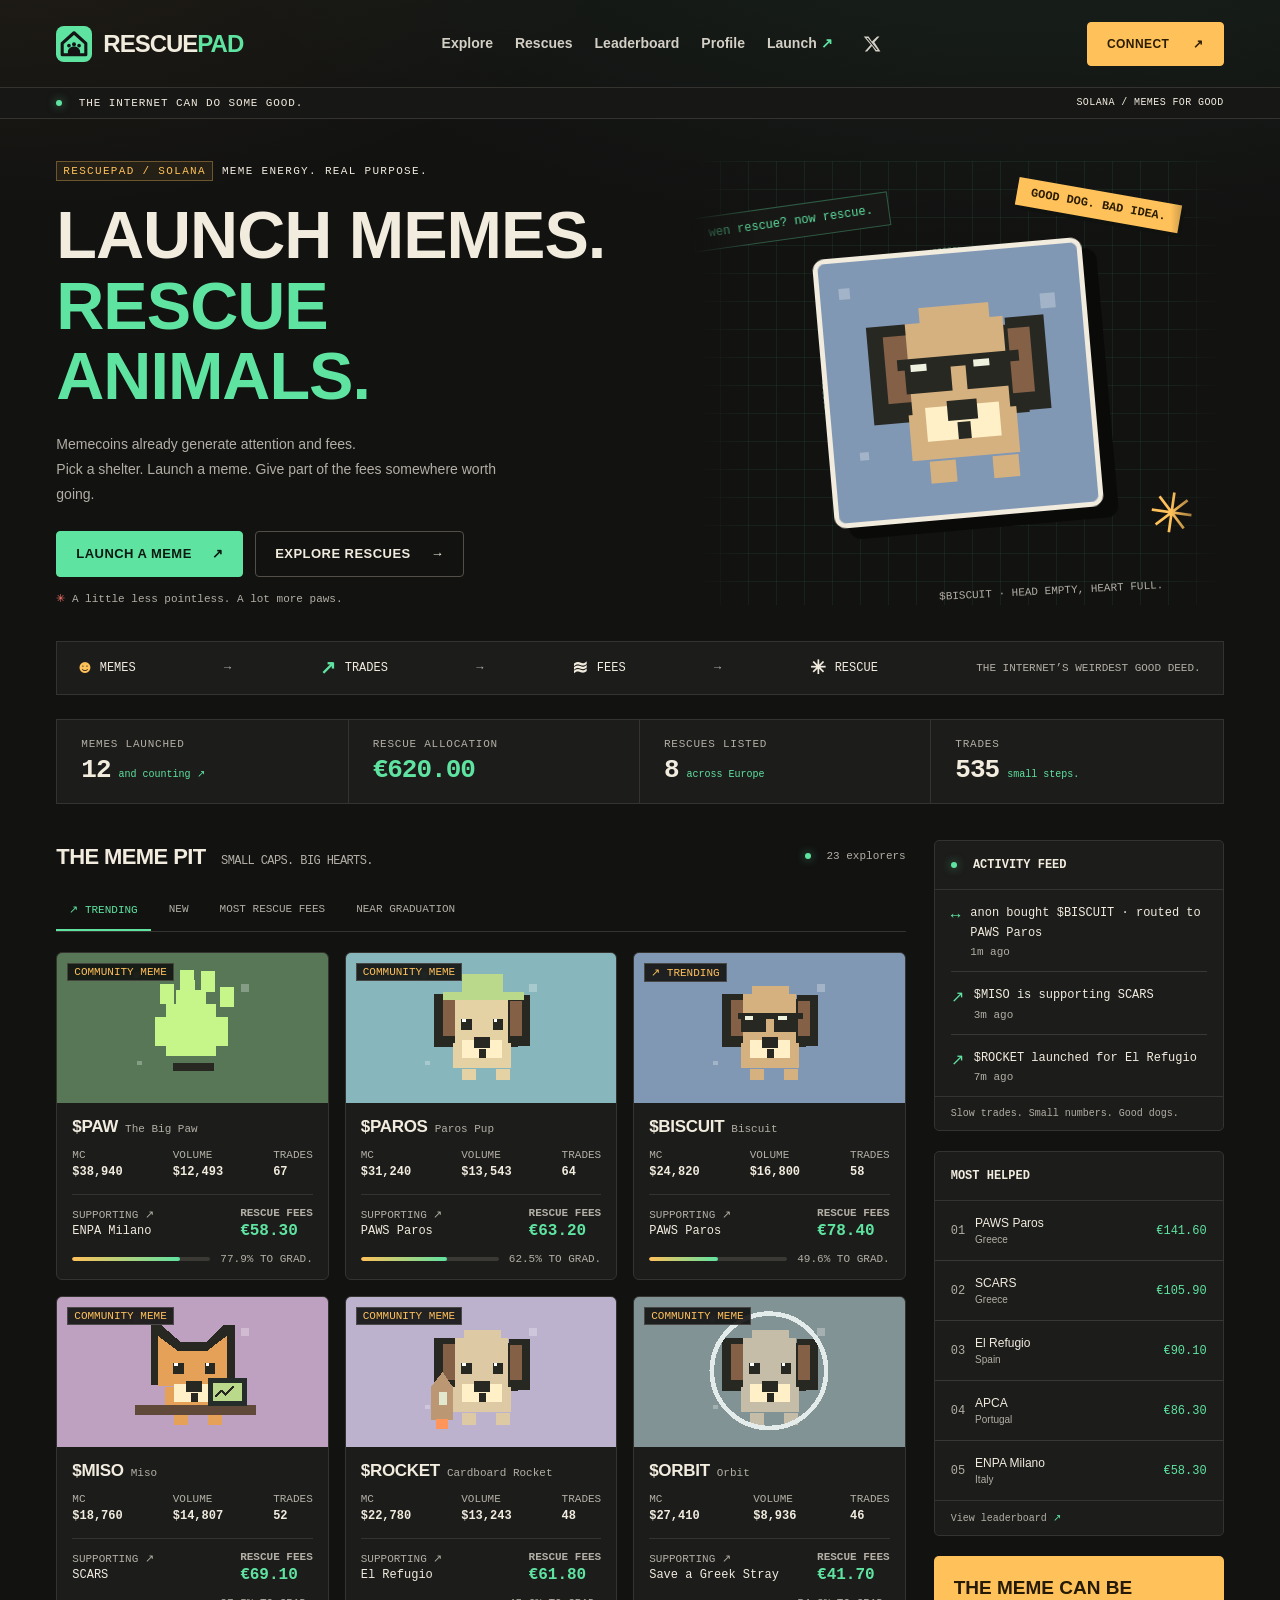
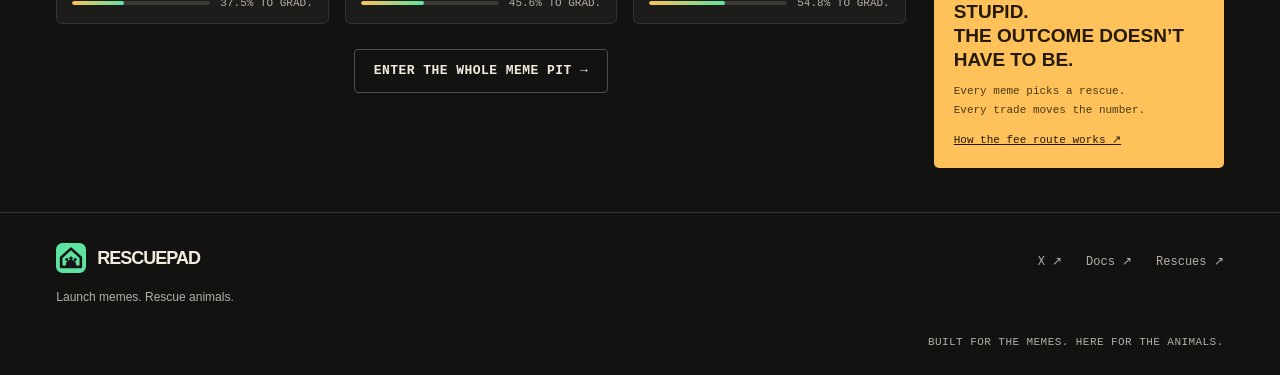
<file: index.html>
<!doctype html>
<html lang="en">
<head>
  <meta charset="utf-8"><meta name="viewport" content="width=device-width, initial-scale=1">
  <meta name="theme-color" content="#121211">
  <meta name="description" content="Launch memes. Rescue animals. A memecoin launchpad with European rescue listings.">
  <title>RescuePad — Launch memes. Rescue animals.</title>
  <link rel="icon" type="image/svg+xml" href="assets/icon.svg">
  <link rel="stylesheet" href="css/style.css">
  <script defer src="js/rescues.js"></script><script defer src="js/art.js"></script><script defer src="js/data.js"></script><script defer src="js/wallet.js"></script><script defer src="js/launch.js"></script><script defer src="js/app.js"></script>
</head>
<body>
  <a class="skip-link" href="#main">Skip to content</a>
  <header class="navbar"><a class="brand" href="#home" aria-label="RescuePad home"><img src="assets/icon.svg" alt="" width="36" height="36"><span>RESCUE<span class="accent">PAD</span></span></a><nav aria-label="Main navigation"><a href="#explore">Explore</a><a href="#rescues">Rescues</a><a href="#leaderboard">Leaderboard</a><a href="#profile">Profile</a><a href="#launch">Launch <span class="accent">↗</span></a><a class="nav-social" data-social href="https://x.com/rescuepad_" target="_blank" rel="noopener noreferrer" aria-label="RescuePad on X" title="RescuePad on X"><svg viewBox="0 0 24 24" width="18" height="18" aria-hidden="true"><path fill="currentColor" d="M18.9 2H22l-6.8 7.8L23.2 22h-6.3L12 14.6 5.5 22H2.4l7.9-9L1 2h6.5l4.4 6.7L18.9 2Zm-1.1 18h1.7L6.5 3.9H4.7L17.8 20Z"/></svg></a></nav><button class="button wallet-button" id="wallet-button">Connect <span>↗</span></button></header>
  <div class="status-bar"><span><i class="status-dot"></i> THE INTERNET CAN DO SOME GOOD.</span><span class="mono">SOLANA / MEMES FOR GOOD</span></div>
  <main id="main" tabindex="-1"></main>
  <footer><div><a class="brand" href="#home"><img src="assets/icon.svg" alt="" width="30" height="30">RESCUEPAD</a><p>Launch memes. Rescue animals.</p></div><div class="footer-links"><a data-social href="https://x.com/rescuepad_" target="_blank" rel="noopener noreferrer">X ↗</a><a href="#docs">Docs ↗</a><a href="#rescues">Rescues ↗</a></div><span class="mono footer-note">BUILT FOR THE MEMES. HERE FOR THE ANIMALS.</span></footer>
  <dialog id="modal"><div id="modal-content"></div></dialog>
  <div id="toast" class="toast" role="status" aria-live="polite"></div>
</body></html>
</file>
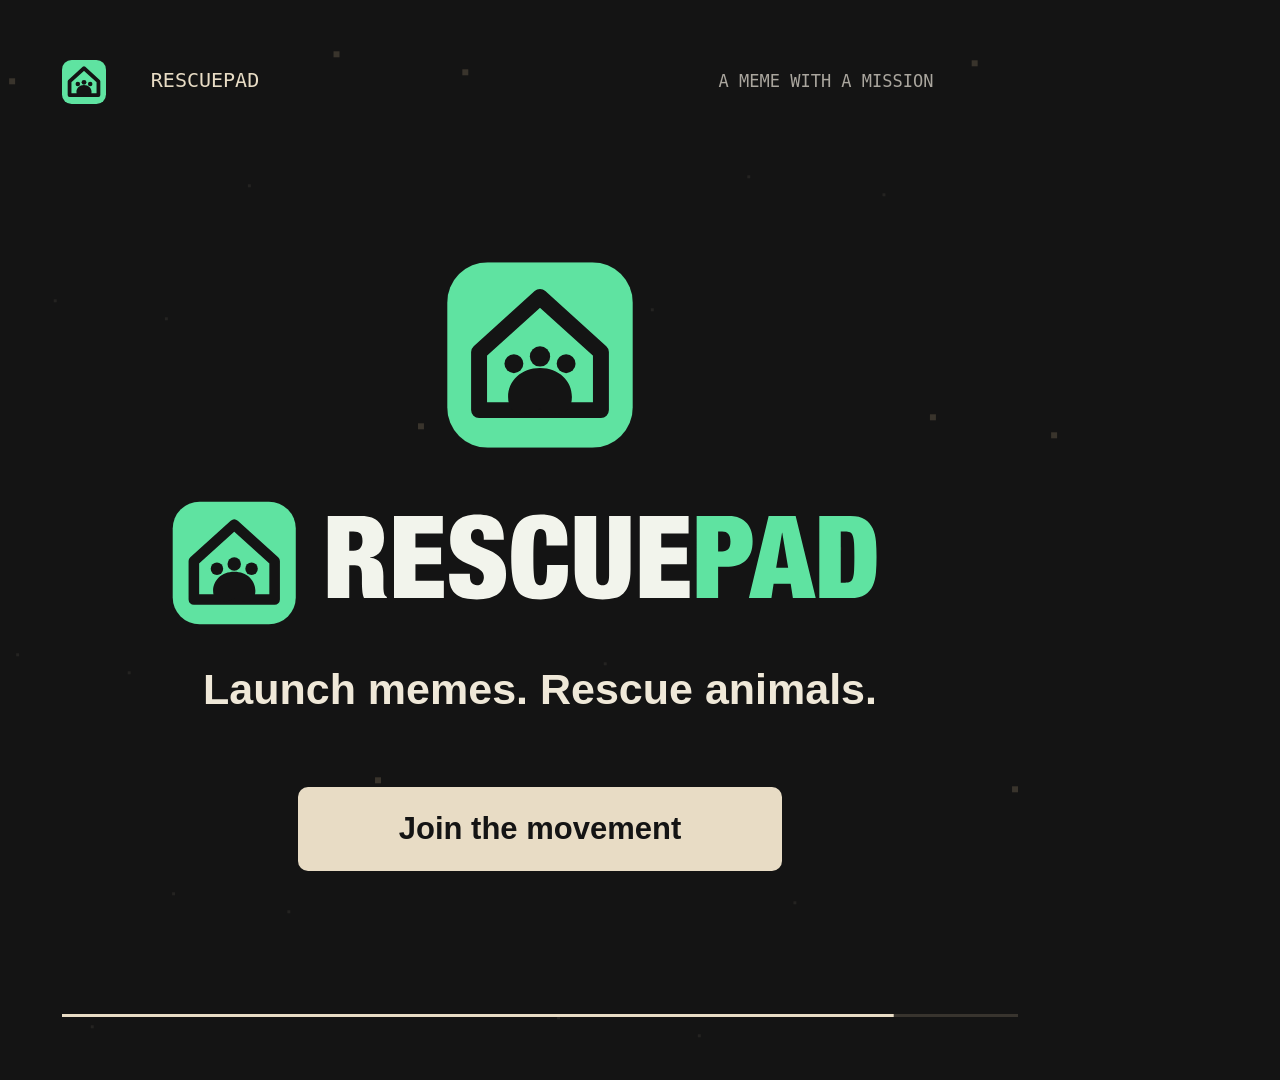
<file: launch-video/launch.html>
<!doctype html>
<html>

<head>
    <meta charset="utf-8">
    <title>RescuePad — launch film</title>
    <style>
        html,
        body {
            margin: 0;
            background: #141414
        }

        canvas {
            display: block;
            width: 1080px;
            height: 1080px
        }
    </style>
</head>

<body><canvas id="film" width="1080" height="1080"></canvas>
    <script src="../js/art.js"></script>
    <script>
        const canvas = document.querySelector('canvas'), ctx = canvas.getContext('2d');
        const cream = '#efe8d8', beige = '#e8dcc5', muted = '#aaa69e', ink = '#141414';
        const specs = [{ kind: 'dog', color: '#d6b180', bg: '#8198b5', accessory: 'glasses' }, { kind: 'cat', color: '#e5a158', bg: '#bea1c1', accessory: 'desk' }, { kind: 'dog', color: '#ddc9a4', bg: '#bcb2cd', accessory: 'rocket' }];
        const imgs = []; const load = src => new Promise(resolve => { const im = new Image; im.onload = () => resolve(im); im.src = src; });
        window.ready = Promise.all([...specs.map(x => load(Art.uri(Art.token(x)))), load('../assets/wordmark.svg'), load('../assets/icon.svg'), load(Art.uri(Art.rescue({ color: '#a6b69b', art: 'dog' })))]).then(a => imgs.push(...a));
        const clamp = x => Math.max(0, Math.min(1, x)), ease = x => 1 - Math.pow(1 - clamp(x), 3);
        function text(s, x, y, size = 72, color = cream, weight = 800, align = 'center') { ctx.fillStyle = color; ctx.font = `${weight} ${size}px Arial`; ctx.textAlign = align; ctx.textBaseline = 'middle'; ctx.fillText(s, x, y); }
        function mono(s, x, y, size = 20, color = muted) { ctx.fillStyle = color; ctx.font = `500 ${size}px monospace`; ctx.textAlign = 'center'; ctx.fillText(s, x, y); }
        function round(x, y, w, h, r, fill) { ctx.fillStyle = fill; ctx.beginPath(); ctx.roundRect(x, y, w, h, r); ctx.fill(); }
        function picture(im, x, y, w, h, angle = 0) { ctx.save(); ctx.translate(x + w / 2, y + h / 2); ctx.rotate(angle); ctx.imageSmoothingEnabled = false; ctx.drawImage(im, -w / 2, -h / 2, w, h); ctx.restore(); }
        function heart(x, y, s) { ctx.save(); ctx.translate(x, y); ctx.scale(s / 24, s / 24); ctx.fillStyle = beige; ctx.fill(new Path2D('M12 21L2 11V5H5V2H10V5H14V2H19V5H22V11Z')); ctx.restore(); }
        function scene(t) {
            ctx.fillStyle = ink; ctx.fillRect(0, 0, 1080, 1080);
            // Slow moving, quiet pixel texture.
            for (let i = 0; i < 28; i++) { const x = (i * 173 + Math.sin(t * .3 + i) * 18) % 1080, y = (i * 239 + t * 9) % 1080; ctx.fillStyle = i % 3 ? '#242321' : '#39342c'; ctx.fillRect(x, y, i % 3 ? 3 : 6, i % 3 ? 3 : 6); }
            picture(imgs[4], 62, 60, 44, 44); mono('RESCUEPAD', 205, 87, 20, beige); mono('A MEME WITH A MISSION', 826, 87, 17);
            const boundaries = [0, 2.6, 5.2, 7.6, 10]; let k = boundaries.findIndex((v, i) => t >= v && t < boundaries[i + 1]); if (k < 0) k = 3;
            const u = t - boundaries[k], duration = boundaries[k + 1] - boundaries[k], a = ease(u / .32) * clamp((duration - u) / .22);
            ctx.save(); ctx.globalAlpha = a; ctx.translate(0, 25 * (1 - ease(u / .55)));
            if (k === 0) {
                mono('BIG MEME ENERGY.', 540, 218, 22, beige); text('Launch memes.', 540, 326, 94);
                for (let i = 0; i < 3; i++) { let x = 135 + i * 277, y = 465 + Math.sin(t * 2 + i) * 12; const enter = ease((u - i * .1) / .6); ctx.save(); ctx.globalAlpha *= enter; ctx.translate(0, 60 * (1 - enter)); round(x - 8, y - 8, 264, 332, 12, '#35322e'); picture(imgs[i], x, y, 248, 248, Math.sin(t * .9 + i) * .025); mono(['$BISCUIT', '$MISO', '$ROCKET'][i], x + 124, y + 293, 22, cream); ctx.restore(); }
                text('Give your meme a purpose.', 540, 894, 35, muted, 400);
            } else if (k === 1) {
                mono('AN EVEN BIGGER PURPOSE.', 540, 218, 22, beige); text('Rescue animals.', 540, 326, 90);
                round(105, 451, 870, 388, 14, '#35322e'); picture(imgs[5], 117, 463, 846, 376);
                heart(801, 484, 54); heart(219, 548, 32);
                text('Our mission: support animal rescues.', 540, 905, 34, cream, 400);
            } else if (k === 2) {
                mono('WHY WE EXIST', 540, 218, 22, beige); text('Meme culture.', 540, 325, 88); text('A rescue mission.', 540, 423, 88, beige);
                const nodes = [{ x: 120, label: 'CREATE', im: imgs[0] }, { x: 447, label: 'CONNECT', im: imgs[4] }, { x: 774, label: 'CARE', im: imgs[1] }];
                for (const [i, n] of nodes.entries()) { round(n.x, 558, 186, 202, 12, '#262523'); picture(n.im, n.x + 33, 582, 120, 120); mono(n.label, n.x + 93, 735, 19, cream); if (i < 2) { text('→', n.x + 256, 650, 54, beige); } }
                text('Bring communities together', 540, 874, 36, cream, 400); text('around animals who need them.', 540, 925, 36, cream, 400);
            } else {
                const bounce = 1 + .025 * Math.sin(u * 2); ctx.save(); ctx.translate(540, 355); ctx.scale(bounce, bounce); picture(imgs[4], -91, -91, 182, 182); ctx.restore();
                picture(imgs[3], 165, 494, 750, 138);
                text('Launch memes. Rescue animals.', 540, 692, 43, cream, 700);
                round(298, 787, 484, 84, 10, beige); text('Join the movement', 540, 830, 31, ink, 700);
            }
            ctx.restore();
            ctx.fillStyle = '#38342e'; ctx.fillRect(62, 1014, 956, 3); ctx.fillStyle = beige; ctx.fillRect(62, 1014, 956 * clamp(t / 10), 3);
        }
        window.drawFrame = async t => { await window.ready; scene(t); return canvas.toDataURL('image/png').split(',')[1]; };
        window.ready.then(() => scene(8.7));
    </script>
</body>

</html>
</file>
<file: css/style.css>
:root{--bg:#121211;--panel:#1c1c1a;--panel2:#272622;--cream:#f2ecdf;--muted:#b3afa6;--accent:#5fe3a1;--accent-ink:#0b1a12;--amber:#ffc15a;--sell:#ff7468;--orange:#ff7468;--line:#34332f;--mono:ui-monospace,SFMono-Regular,Consolas,'Liberation Mono',monospace;--sans:Arial,Helvetica,sans-serif}*{box-sizing:border-box}html{scroll-behavior:smooth}body{margin:0;background:var(--bg);color:var(--cream);font-family:var(--sans);font-size:16px;line-height:1.5}button,input,textarea,select{font:inherit}button,a,input,textarea,select{-webkit-tap-highlight-color:transparent}button,a{touch-action:manipulation}button{cursor:pointer}a{color:inherit;text-decoration:none}button{color:inherit}button:disabled{cursor:wait;opacity:.5}button:focus-visible,a:focus-visible,input:focus-visible,textarea:focus-visible,select:focus-visible{outline:2px solid var(--accent);outline-offset:5px}::selection{background:var(--accent);color:var(--bg)}.accent{color:var(--accent)}.orange,.sell{color:var(--sell)}.amber{color:var(--amber)}.muted{color:var(--muted)}.mono{font-family:var(--mono);font-size:12px;letter-spacing:.04em}.skip-link{position:absolute;top:-100px;left:20px;background:var(--accent);color:var(--bg);padding:10px;z-index:100}.skip-link:focus{top:10px}.navbar{max-width:1600px;margin:auto;min-height:87px;display:flex;align-items:center;justify-content:space-between;gap:28px;padding:0 4.4%}.brand{display:inline-flex;align-items:center;gap:11px;font-weight:900;font-size:24px;letter-spacing:-1px;white-space:nowrap}.brand sup{font:10px var(--mono);letter-spacing:.03em;vertical-align:middle;color:var(--muted);margin-left:6px}.navbar nav{display:flex;gap:30px;font-size:14px;font-weight:600}.navbar nav a{padding:30px 0;color:#cbc6bc}.navbar nav a:hover,.navbar nav a.active{color:var(--accent)}.button{display:inline-flex;justify-content:center;align-items:center;gap:20px;border:1px solid var(--line);border-radius:4px;background:transparent;padding:12px 19px;font-size:13px;font-weight:800;letter-spacing:.035em;text-transform:uppercase;min-height:44px}.button:hover{background:var(--panel2);border-color:var(--muted)}.button.primary{background:var(--accent);border-color:var(--accent);color:var(--bg)}.button.primary:hover{background:#f3e8d4}.button.cream{background:var(--cream);color:var(--bg)}.wallet-button{border-color:var(--accent);color:var(--accent);font-size:12px;gap:24px}.status-bar{border-block:1px solid var(--line);padding:9px 4.4%;display:flex;justify-content:space-between;gap:16px;font:11px var(--mono);letter-spacing:.08em;background:#1b1b1b}.status-dot{display:inline-block;width:6px;height:6px;border-radius:100%;background:var(--accent);margin-right:9px;box-shadow:0 0 8px #5fe3a155}.status-bar .mono{font-size:10px}.status-bar .orange{margin:0 6px}main{max-width:1600px;margin:auto;padding:0 4.4%;min-height:65vh}.hero{display:grid;grid-template-columns:1.1fr 1fr;position:relative;padding:42px 0 36px;gap:50px;overflow:hidden}.eyebrow{font:11px var(--mono);letter-spacing:.12em;text-transform:uppercase;display:flex;align-items:center;gap:9px}.eyebrow .tag{padding:3px 6px;border:1px solid var(--line);color:var(--accent);background:#5fe3a108}.hero h1{font-family:Impact,'Arial Narrow',var(--sans);font-size:clamp(48px,5.2vw,82px);font-weight:900;line-height:1.06;letter-spacing:-.015em;margin:19px 0 20px}.hero h1 span{color:var(--accent)}.hero-copy>p{max-width:440px;color:var(--muted);font-size:14px;line-height:1.8;margin:0 0 24px}.hero-actions{display:flex;gap:12px;flex-wrap:wrap}.hero-small{margin-top:15px;color:var(--muted);font:11px var(--mono)}.hero-small span{color:var(--orange)}.hero-art{position:relative;display:flex;align-items:center;justify-content:center;min-height:325px;background-image:linear-gradient(#8275631a 1px,transparent 1px),linear-gradient(90deg,#8275631a 1px,transparent 1px);background-size:28px 28px;mask-image:linear-gradient(90deg,transparent,#000 12%,#000 90%,transparent)}.hero-art:after{position:absolute;content:'';width:270px;height:270px;border:1px dashed #62594b;border-radius:50%;z-index:-1}.hero-dog{width:270px;height:270px;transform:rotate(-5deg);filter:drop-shadow(14px 12px 0 #111410);animation:bob 5s ease-in-out infinite}.hero-dog svg{width:100%;height:100%;border:5px solid var(--cream);border-radius:12px;background:#91a5b7}.sticker{position:absolute;background:var(--orange);color:#25271f;padding:7px 14px;font:800 12px var(--mono);transform:rotate(10deg);top:30px;right:8%;box-shadow:4px 4px 0 #10120f;z-index:2}.speech{position:absolute;left:0;top:44px;padding:9px 15px;border:1px solid var(--line);background:#252422;color:var(--accent);transform:rotate(-8deg);font:12px var(--mono);z-index:2}.star{position:absolute;color:var(--accent);font-size:55px;right:30px;bottom:50px;transform:rotate(8deg)}.hero-caption{position:absolute;bottom:8px;right:60px;color:var(--muted);font:10px var(--mono);transform:rotate(-3deg)}.flow-strip{display:flex;align-items:center;gap:17px;border:1px solid var(--line);padding:14px 22px;background:var(--panel);font:12px var(--mono);margin-bottom:24px;justify-content:space-between}.flow-item{display:flex;align-items:center;gap:9px;white-space:nowrap}.flow-item b{font-size:19px}.flow-arrow{color:var(--muted)}.flow-note{color:var(--muted);font:11px var(--mono);margin-left:10px}.flow-item:last-of-type{color:var(--accent)}.flow-item .pulse{animation:pulse 3s infinite}.stats{display:grid;grid-template-columns:repeat(4,1fr);border:1px solid var(--line);background:#1c1c1c;margin-bottom:36px}.stat{padding:18px 24px;border-right:1px solid var(--line)}.stat:last-child{border:0}.stat span{display:block;color:var(--muted);font:10px var(--mono);letter-spacing:.07em;margin-bottom:5px;text-transform:uppercase}.stat strong{font:700 26px var(--mono);letter-spacing:-1px}.stat small{font:10px var(--mono);margin-left:8px;color:var(--accent)}.workspace{display:grid;grid-template-columns:minmax(0,1fr) 290px;gap:28px;padding-bottom:44px}.section-heading{display:flex;justify-content:space-between;align-items:center;gap:15px;margin:0 0 19px}.section-heading h2{font-size:22px;letter-spacing:-.6px;margin:0}.section-heading h2 span{font:12px var(--mono);margin-left:10px;color:var(--muted)}.section-heading a{font:11px var(--mono);color:var(--muted)}.section-heading a:hover{color:var(--accent)}.section-heading .online{font:11px var(--mono);color:var(--muted);white-space:nowrap}.tabs{display:flex;align-items:center;gap:5px;border-bottom:1px solid var(--line);margin-bottom:20px;flex-wrap:wrap}.tabs button{font:11px var(--mono);padding:11px 13px 13px;border:0;border-bottom:2px solid transparent;background:none;text-transform:uppercase;white-space:nowrap;color:var(--muted)}.tabs button.active{color:var(--accent);border-color:var(--accent)}.tabs button:hover{color:var(--cream)}.token-grid{display:grid;grid-template-columns:repeat(3,minmax(0,1fr));gap:16px}.token-card{display:block;background:var(--panel);border:1px solid var(--line);border-radius:6px;overflow:hidden;transition:transform .15s,border-color .15s;position:relative}.token-card:hover{border-color:#c6b699;transform:translateY(-3px)}.token-card .card-art{height:150px;background:#242424;position:relative;overflow:hidden}.card-art img{width:100%;height:100%;object-fit:cover;image-rendering:pixelated}.card-art .token-image{object-fit:contain;background:var(--art-bg);padding:5px}.card-badge{position:absolute;top:10px;left:10px;background:#141414d9;border:1px solid #efe8d840;padding:2px 6px;color:var(--cream);font:10px var(--mono)}.card-body{padding:14px 15px}.token-title{display:flex;align-items:baseline;gap:7px;margin-bottom:12px}.token-title strong{font:800 17px var(--sans);letter-spacing:-.3px}.token-title small{font:11px var(--mono);color:var(--muted);overflow:hidden;white-space:nowrap;text-overflow:ellipsis}.token-metrics{display:flex;justify-content:space-between;gap:6px;margin-bottom:15px}.token-metrics span{font:10px var(--mono);color:var(--muted);display:block}.token-metrics b{font:12px var(--mono);font-weight:600;display:block;margin-top:4px;color:var(--cream)}.support-line{padding-top:12px;border-top:1px solid var(--line);display:flex;justify-content:space-between;align-items:center;gap:4px;font:11px var(--mono)}.support-line span{color:var(--muted);font-size:9px;display:block;margin-bottom:3px}.support-line b{font-size:11px;font-weight:400}.support-line .allocation{color:var(--accent);font-size:16px;font-weight:700}.mini-progress{display:flex;align-items:center;gap:10px;margin-top:13px}.progress-track{height:3px;background:#45413b;flex:1;overflow:hidden}.progress-track>i{height:100%;display:block;background:var(--accent);max-width:100%}.mini-progress span{font:9px var(--mono);color:var(--muted)}.aside-panel{border:1px solid var(--line);border-radius:5px;background:#1b1b1b;margin-bottom:20px}.panel-title{font:700 12px var(--mono);padding:17px 16px;border-bottom:1px solid var(--line);display:flex;justify-content:space-between;align-items:center}.panel-title span{font-size:9px;color:var(--muted)}.activity-list{padding:0 16px}.activity-row{padding:13px 0;border-bottom:1px solid #3a3834;display:flex;gap:10px;align-items:flex-start;font:11px var(--mono);line-height:1.7}.activity-row:last-child{border:0}.activity-symbol{color:var(--accent);font-size:16px}.activity-row small{display:block;font:9px var(--mono);color:var(--muted);margin-top:3px}.rank-row{display:flex;align-items:center;gap:10px;padding:13px 16px;border-bottom:1px solid #3a3834}.rank-row:last-child{border:0}.rank-row .rank{font:11px var(--mono);color:var(--muted)}.rank-row .rank-name{flex:1;font-size:12px}.rank-row .rank-name small{display:block;font-size:10px;color:var(--muted)}.rank-row strong{font:12px var(--mono);color:var(--accent)}.aside-foot{font:10px var(--mono);padding:11px 16px;border-top:1px solid var(--line);color:var(--muted);display:block}.little-banner{border:1px dashed #81725d;padding:20px;font-size:19px;line-height:1.25;font-weight:800;position:relative;background:#5fe3a105}.little-banner p{font:11px var(--mono);color:var(--muted);line-height:1.7;margin-bottom:0}.little-banner a{font:11px var(--mono);display:inline-block;color:var(--accent);margin-top:13px}.section-header{padding:38px 0 28px}.section-header h1{font-family:Impact,'Arial Narrow',var(--sans);font-size:clamp(36px,4.5vw,62px);line-height:1.1;letter-spacing:-.01em;margin:13px 0}.section-header p{color:var(--muted);max-width:610px;font-size:14px}.section-header .kicker{font:11px var(--mono);color:var(--accent)}.back-link{font:12px var(--mono);color:var(--muted);display:inline-block;margin-bottom:16px}.back-link:hover{color:var(--accent)}.rescue-grid{display:grid;grid-template-columns:repeat(3,minmax(0,1fr));gap:22px;margin-bottom:45px}.rescue-card{border:1px solid var(--line);border-radius:5px;overflow:hidden;background:var(--panel)}.rescue-art{height:150px;position:relative}.rescue-art img{width:100%;height:100%;object-fit:cover}.art-caption{position:absolute;bottom:6px;right:8px;background:#141414c9;color:#efe8d8;padding:2px 5px;font:9px var(--mono)}.rescue-card .card-body{padding:19px}.rescue-card h3{margin:0 0 3px;font-size:21px;letter-spacing:-.5px}.rescue-location{font:11px var(--mono);color:var(--muted)}.rescue-focus{font:10px var(--mono);color:var(--accent);margin-top:12px}.rescue-card p{font-size:13px;color:var(--muted);min-height:78px}.listed-tag{border:1px solid var(--line);padding:3px 7px;font:10px var(--mono);color:var(--muted);text-transform:uppercase}.rescue-card .card-actions{display:flex;gap:8px;margin-top:15px}.card-actions .button{font-size:10px;gap:8px;padding:9px 10px;flex:1}.listing-notice{font:12px var(--mono);color:var(--muted);background:var(--panel);border-left:2px solid var(--orange);padding:14px 18px;margin-bottom:26px;line-height:1.7}.detail-layout{display:grid;grid-template-columns:minmax(0,1fr) 350px;gap:28px;margin-bottom:45px}.token-heading{display:flex;gap:18px;align-items:center;margin-bottom:22px}.token-heading img{width:78px;height:78px;object-fit:cover;border-radius:6px;image-rendering:pixelated;border:1px solid var(--line)}.token-heading h1{font-size:32px;margin:0;line-height:1.2;letter-spacing:-1px}.token-heading p{font:12px var(--mono);color:var(--muted);margin:6px 0}.token-description{font-size:14px;color:var(--muted);margin-bottom:20px}.token-contract{display:flex;gap:10px;align-items:center;flex-wrap:wrap;font:10px var(--mono);color:var(--muted);margin-bottom:20px}.text-button{background:transparent;border:0;padding:4px 0;font:12px var(--mono);color:var(--accent)}.chart-panel{background:var(--panel);border:1px solid var(--line);border-radius:5px;padding:20px}.chart-top{display:flex;justify-content:space-between;align-items:flex-start;gap:10px}.chart-top strong{font:700 28px var(--mono);display:block;letter-spacing:-1px}.chart-top small{font:10px var(--mono);color:var(--muted)}.chart-tools{display:flex;gap:4px}.chart-tools button{background:none;border:1px solid var(--line);font:10px var(--mono);padding:5px 8px;color:var(--muted)}.chart-tools button.active{color:var(--accent);border-color:var(--accent)}.price-chart{width:100%;height:235px;display:block;margin-top:18px}.chart-labels{display:flex;justify-content:space-between;font:10px var(--mono);color:var(--muted)}.trade-panel{padding:20px;border:1px solid var(--line);background:var(--panel);border-radius:5px;align-self:start}.trade-panel h2{font-size:19px;margin:0 0 15px}.trade-panel .tabs{margin-bottom:17px}.trade-panel .tabs button{flex:1;font-size:13px}.trade-panel .tabs button.sell.active{color:var(--orange);border-color:var(--orange)}label{font-size:12px;font-weight:600;display:block;margin-bottom:8px}input,textarea,select{width:100%;border:1px solid #514b42;background:#191919;color:var(--cream);padding:12px 14px;border-radius:4px;min-height:46px}input::placeholder,textarea::placeholder{color:#99938a}textarea{resize:vertical;min-height:108px}input[type=file]{font-size:12px}input[type=radio]{width:auto;min-height:0}.input-with-unit{position:relative}.input-with-unit input{padding-right:58px;font:20px var(--mono)}.input-with-unit span{position:absolute;right:14px;top:15px;font:12px var(--mono);color:var(--muted)}.amount-presets{display:flex;gap:6px;margin:10px 0 16px}.amount-presets button{flex:1;padding:7px 3px;font:11px var(--mono);border:1px solid var(--line);background:var(--panel2);border-radius:3px}.amount-presets button:hover{color:var(--accent);border-color:var(--accent)}.trade-summary{font:11px var(--mono);line-height:1.8;display:grid;grid-template-columns:1fr auto;gap:9px;margin:18px 0}.trade-summary span:nth-child(odd){color:var(--muted)}.full-width{width:100%}.form-error{color:var(--orange);font-size:12px;line-height:1.6;min-height:18px;margin:12px 0}.small-note{font:10px var(--mono);color:var(--muted);line-height:1.7;margin-top:13px}.supported-rescue{border:1px solid var(--line);background:#5fe3a105;padding:21px;margin-top:24px;display:flex;justify-content:space-between;gap:20px;align-items:center}.supported-rescue h3{font-size:20px;margin:7px 0 3px}.supported-rescue p{font:11px var(--mono);color:var(--muted);margin:0}.money-flow{margin:22px 0;border:1px dashed #766852;background:#5fe3a106;padding:19px;display:flex;justify-content:space-between;align-items:center;gap:10px;font:13px var(--mono)}.money-flow small{font-size:9px;color:var(--muted);display:block;margin-bottom:5px}.money-flow b{font-size:18px;display:block}.money-flow .arrow{color:var(--muted)}.detail-rescue-art{height:240px;border-radius:5px;overflow:hidden;position:relative;margin-bottom:24px}.detail-rescue-art img{width:100%;height:100%;object-fit:cover}.body-copy{color:var(--muted);font-size:16px;line-height:1.8}.leaderboards{display:grid;grid-template-columns:1fr 1fr;gap:28px;margin-bottom:44px}.leaderboards .rank-row{padding:20px}.leaderboards .rank-name{font-size:16px}.leaderboards .rank-row strong{font-size:18px}.leaderboards .rank{font-size:14px}.leaderboards .rank-name small{font-size:12px;margin-top:3px}.rank-avatar{width:44px;height:44px;border-radius:4px;object-fit:cover;image-rendering:pixelated}.profile-top{display:flex;gap:20px;align-items:center}.profile-avatar{background:var(--accent);color:var(--bg);font-size:32px;width:75px;height:75px;display:grid;place-items:center;border-radius:10px}.profile-top h1{font-family:var(--mono);font-size:32px;margin:0 0 5px}.profile-tools{display:flex;gap:15px;margin-top:13px}.profile-holdings{border:1px solid var(--line);border-radius:5px;background:var(--panel);margin-bottom:25px}.holding-row{display:grid;grid-template-columns:1fr 1fr auto;gap:10px;align-items:center;padding:16px 20px;border-bottom:1px solid var(--line);font:12px var(--mono)}.holding-row:last-child{border:0}.empty-state{padding:32px;border:1px dashed var(--line);background:var(--panel);border-radius:4px}.empty-state h3{font-size:22px;margin:0 0 10px}.empty-state p{color:var(--muted);font-size:14px;margin:0 0 22px}.launch-layout{display:grid;grid-template-columns:minmax(0,1fr) 290px;gap:40px;max-width:1080px;margin:0 auto 50px}.stepper{display:flex;margin:12px 0 30px;gap:0}.step{flex:1;border-top:2px solid var(--line);padding-top:10px;font:11px var(--mono);color:var(--muted)}.step.active{color:var(--accent);border-color:var(--accent)}.step.done{border-color:#99896f;color:var(--cream)}.launch-form{border:1px solid var(--line);background:var(--panel);padding:26px;border-radius:5px}.launch-form h2{font-size:25px;margin:0 0 8px;letter-spacing:-.6px}.launch-form>p{font-size:13px;color:var(--muted);margin:0 0 26px}.form-grid{display:grid;grid-template-columns:1.2fr 1fr;gap:18px;margin-bottom:19px}.form-field{margin-bottom:19px}.upload-area{border:1px dashed #73644f;padding:20px;display:grid;grid-template-columns:76px 1fr;gap:18px;align-items:center}.upload-preview{width:76px;height:76px;border:1px solid var(--line);border-radius:4px;object-fit:cover;image-rendering:pixelated}.upload-area input{padding:0;border:0;min-height:24px;background:none}.upload-area p{font:10px var(--mono);color:var(--muted);margin-bottom:0}.form-nav{display:flex;justify-content:space-between;gap:15px;border-top:1px solid var(--line);padding-top:20px;margin-top:25px}.launch-aside{padding-top:66px}.launch-aside h3{font-size:22px;line-height:1.3}.launch-aside p{font-size:13px;color:var(--muted);line-height:1.8}.launch-aside .route-preview{display:grid;gap:12px;border:1px solid var(--line);background:#202020;padding:20px;font:12px var(--mono)}.route-preview .arrow{color:var(--muted)}.selection-grid{display:grid;grid-template-columns:1fr 1fr;gap:10px}.rescue-choice{background:#26251f;border:1px solid var(--line);border-radius:4px;padding:15px;display:flex;gap:10px;text-align:left;align-items:center}.rescue-choice.selected{border-color:var(--accent);background:#5fe3a10a}.rescue-choice span{flex:1}.rescue-choice strong{font-size:13px;display:block}.rescue-choice small{font:10px var(--mono);color:var(--muted)}.rescue-choice .choice-dot{width:17px;height:17px;border:1px solid var(--muted);border-radius:100%;flex:none}.rescue-choice.selected .choice-dot{border:5px solid var(--accent)}.fee-rate{border:1px solid var(--line);padding:16px;margin:20px 0;display:flex;justify-content:space-between;font:14px var(--mono)}.fee-bar{display:flex;height:28px;margin:22px 0}.fee-bar i:first-child{background:var(--accent)}.fee-bar i:nth-child(2){background:var(--cream)}.fee-bar i:last-child{background:var(--orange)}.fee-row{padding:15px 0;border-bottom:1px solid var(--line);display:flex;justify-content:space-between;align-items:center;font-size:14px}.fee-row b{font:700 25px var(--mono)}.fee-dot{display:inline-block;width:8px;height:8px;margin-right:10px}.review-meme{display:flex;gap:20px;align-items:center;margin:24px 0}.review-meme img{width:100px;height:100px;object-fit:cover;border-radius:5px;image-rendering:pixelated}.review-meme h3{font-size:26px;margin:0}.review-meme p{font:13px var(--mono);color:var(--muted);margin:6px 0}.review-details{display:grid;grid-template-columns:1fr 1.5fr;gap:15px;font-size:13px;border-block:1px solid var(--line);padding:20px 0}.review-details span:nth-child(odd){color:var(--muted)}.launch-progress{text-align:center;padding:50px 20px}.launch-progress img{width:68px;height:68px;animation:bob 1.5s infinite}.launch-progress h2{font-size:30px;margin:25px 0}.launch-log{font:12px var(--mono);line-height:2.5;color:var(--muted);text-align:left;max-width:370px;margin:20px auto}.launch-log .complete{color:var(--accent)}.success-art{font-size:55px;color:var(--accent)}.docs{max-width:820px;padding-bottom:45px}.docs article{border:1px solid var(--line);padding:25px;margin-bottom:20px;background:var(--panel);border-radius:5px}.docs h2{font-size:23px;margin:0 0 12px}.docs p,.docs li{font-size:14px;color:var(--muted);line-height:1.9}.docs a{color:var(--accent);text-decoration:underline}.docs code{font-family:var(--mono);font-size:12px;color:var(--cream)}footer{max-width:1600px;margin:0 auto;border-top:1px solid var(--line);padding:30px 4.4% 24px;display:grid;grid-template-columns:1fr auto;gap:20px;align-items:start}footer .brand{font-size:18px}footer p{font-size:12px;color:var(--muted);margin:8px 0}footer .footer-links{display:flex;gap:24px;padding-top:11px;font:12px var(--mono)}.footer-links button{border:0;background:none;padding:0;color:var(--muted);font:inherit}.footer-links a{color:var(--muted)}.footer-links button:hover,.footer-links a:hover{color:var(--accent)}footer .disclaimer{max-width:780px;line-height:1.8;font-size:11px;margin:0}.footer-note{font-size:9px;color:var(--muted);align-self:end;text-align:right}dialog{border:1px solid #3f4b44;border-radius:9px;background:var(--panel);color:var(--cream);padding:0;width:min(460px,calc(100% - 32px));max-height:calc(100dvh - 40px);overflow:auto;box-shadow:0 30px 90px #0008}dialog::backdrop{background:#0d100dcc;backdrop-filter:blur(4px)}.modal-body{padding:30px}.modal-top{display:flex;justify-content:space-between;align-items:center;gap:15px}.modal-top h2{font-size:23px;margin:0}.close-button{border:1px solid var(--line);background:none;border-radius:3px;width:33px;height:33px;font-size:20px;display:grid;place-items:center}.modal-body>p{color:var(--muted);font-size:13px;line-height:1.8}.provider{display:flex;align-items:center;gap:15px;padding:17px;width:100%;border:1px solid var(--line);background:#26251f;margin:10px 0;border-radius:5px;font-size:15px;text-align:left}.provider:hover{border-color:var(--accent);background:#5fe3a108}.provider span:last-child{margin-left:auto;color:var(--muted)}.provider-icon{width:35px;height:35px;display:grid;place-items:center;background:#aa94ec;border-radius:8px;color:#1e1630;font-weight:900}.provider.solflare .provider-icon{background:#fba661}.provider.backpack .provider-icon{background:#e17773}.modal-actions{display:flex;flex-direction:column;gap:10px;margin-top:20px}.toast{position:fixed;bottom:25px;left:50%;transform:translate(-50%,20px);border:1px solid var(--accent);background:#1b2a24;color:var(--cream);padding:13px 22px;font:12px var(--mono);z-index:100;opacity:0;pointer-events:none;transition:.2s;max-width:calc(100% - 32px);box-shadow:0 5px 30px #0007}.toast.show{opacity:1;transform:translate(-50%,0)}.search-box{max-width:220px;min-height:35px;padding:8px 12px;font:11px var(--mono)}.explore-top{display:flex;gap:16px;justify-content:space-between;align-items:center}.pagination-note{font:10px var(--mono);color:var(--muted);text-align:center;margin-top:25px}.not-found{padding:80px 0;text-align:center}.not-found h1{font-size:40px}.not-found p{color:var(--muted)}
@keyframes bob{0%,100%{transform:translateY(0) rotate(-5deg)}50%{transform:translateY(-8px) rotate(-3deg)}}@keyframes pulse{0%,100%{opacity:.7}50%{opacity:1;text-shadow:0 0 15px #5fe3a177}}
@media(min-width:1600px){.hero h1{font-size:82px}}@media(max-width:1100px){.navbar nav{gap:20px}.workspace{grid-template-columns:minmax(0,1fr) 250px;gap:20px}.token-grid{grid-template-columns:repeat(2,minmax(0,1fr))}.hero{gap:15px}.hero-dog{width:240px;height:240px}.flow-note{display:none}.detail-layout{grid-template-columns:minmax(0,1fr) 310px;gap:20px}.token-metrics{gap:3px}.rescue-grid{gap:15px}.rescue-card .card-actions{flex-direction:column}.hero h1{font-size:60px}}@media(max-width:800px){.navbar{padding:16px 5%;flex-wrap:wrap;gap:12px}.brand{font-size:22px}.navbar .wallet-button{margin-left:auto}.navbar nav{order:3;width:100%;justify-content:space-between;border-top:1px solid var(--line);padding-top:10px}.navbar nav a{padding:3px 0;font-size:12px}.status-bar{padding:9px 5%;font-size:9px}.status-bar>span:nth-child(2){display:none}main{padding:0 5%}.hero{grid-template-columns:1.2fr 1fr;padding:30px 0 25px}.hero h1{font-size:48px}.hero-art{min-height:290px}.hero-dog{width:180px;height:180px}.hero-art:after{width:210px;height:210px}.sticker{font-size:9px;top:60px;right:0;padding:5px 8px}.speech{font-size:9px;left:5px;top:43px}.hero-caption{font-size:8px;right:2px;bottom:33px}.star{font-size:40px;bottom:45px;right:0}.hero-copy>p{font-size:12px}.hero .button{padding:11px 12px;font-size:10px;gap:9px}.hero-small{font-size:9px}.flow-strip{gap:10px;padding:12px 15px;font-size:10px}.flow-item{gap:6px}.flow-item b{font-size:16px}.stat{padding:15px 17px}.stat strong{font-size:22px}.stat span{font-size:9px}.stat small{display:none}.workspace{grid-template-columns:1fr}.workspace aside{display:grid;grid-template-columns:1fr 1fr;gap:16px}.little-banner{grid-column:1/-1}.rescue-grid{grid-template-columns:1fr 1fr}.detail-layout{grid-template-columns:1fr}.trade-panel{max-width:none}.launch-layout{grid-template-columns:1fr;gap:10px}.launch-aside{padding-top:0}.launch-aside .route-preview{grid-template-columns:1fr auto 1fr auto 1fr;align-items:center;gap:10px}.launch-aside h3,.launch-aside p{display:none}footer{padding:25px 5%;grid-template-columns:1fr}.footer-note{text-align:left}.leaderboards{gap:16px}.leaderboards .rank-row{padding:16px 12px}.leaderboards .rank-row strong{font-size:14px}.leaderboards .rank-name{font-size:13px}.rank-avatar{width:35px;height:35px}}@media(max-width:520px){.brand{font-size:19px;gap:7px}.brand img{width:30px;height:30px}.brand sup{font-size:8px;margin-left:2px}.wallet-button{font-size:9px;padding:9px 10px;gap:8px;min-height:38px}.hero{grid-template-columns:1fr;gap:5px;padding-top:30px}.hero h1{font-size:clamp(42px,11.9vw,62px);margin:17px 0}.hero-copy>p{font-size:14px;line-height:1.7;max-width:100%}.hero .button{font-size:11px;padding:12px 15px;flex:1}.hero-small{font-size:10px}.hero-art{min-height:245px;margin-top:5px;mask-image:linear-gradient(90deg,transparent,#000 7%,#000 95%,transparent)}.hero-dog{width:195px;height:195px}.hero-art:after{width:210px;height:210px}.sticker{top:26px;right:2%;font-size:10px}.speech{left:0;top:20px;font-size:10px}.hero-caption{bottom:6px;font-size:9px}.star{right:8px;bottom:25px}.flow-strip{padding:12px 9px;font-size:9px;gap:6px;margin-bottom:16px}.flow-item{gap:4px}.flow-item b{font-size:14px}.stats{grid-template-columns:1fr 1fr;margin-bottom:27px}.stat{padding:15px 18px}.stat:nth-child(2){border-right:0}.stat:nth-child(-n+2){border-bottom:1px solid var(--line)}.stat span{font-size:10px}.stat strong{font-size:25px}.section-heading h2{font-size:21px}.section-heading .online{font-size:9px}.section-heading h2 span{display:none}.tabs{gap:0}.tabs button{font-size:9px;padding:11px 10px}.token-grid{gap:11px}.token-card .card-art{height:135px}.card-body{padding:12px 10px}.token-title{display:block;margin-bottom:10px}.token-title strong{font-size:15px}.token-title small{display:block;font-size:10px;margin-top:3px}.token-metrics span{font-size:8px}.token-metrics b{font-size:10px}.support-line{display:block;padding-top:10px}.support-line span{font-size:8px}.support-line b{font-size:10px}.support-line .allocation{font-size:15px;margin-top:5px}.mini-progress span{font-size:8px}.workspace aside{grid-template-columns:1fr}.rescue-grid{grid-template-columns:1fr}.rescue-card .card-actions{flex-direction:row}.rescue-card p{min-height:0}.section-header{padding:28px 0 20px}.section-header h1{font-size:43px}.section-header p{font-size:13px}.rescue-art{height:170px}.leaderboards{grid-template-columns:1fr}.leaderboards .rank-name{font-size:15px}.leaderboards .rank-row strong{font-size:17px}.launch-form{padding:20px 16px}.step{font-size:9px}.form-grid{grid-template-columns:1fr;gap:16px}.selection-grid{grid-template-columns:1fr}.rescue-choice{padding:13px}.launch-aside .route-preview{display:flex;justify-content:space-between;font-size:10px;padding:15px 10px}.launch-aside .route-preview .arrow{font-size:11px}.review-details{font-size:12px;gap:14px}.money-flow{font-size:10px;padding:15px 10px;gap:7px}.money-flow b{font-size:14px}.money-flow small{font-size:8px}.supported-rescue{align-items:flex-start;padding:16px;gap:10px}.supported-rescue h3{font-size:17px}.supported-rescue .button{font-size:9px;padding:10px;gap:5px}.chart-panel{padding:16px}.chart-top strong{font-size:24px}.price-chart{height:200px}.token-heading h1{font-size:29px}.profile-top{gap:13px}.profile-top h1{font-size:25px}.profile-avatar{width:60px;height:60px;font-size:25px}.profile-tools{gap:12px}.holding-row{padding:15px 12px;grid-template-columns:1fr auto;font-size:11px}.holding-row>a:last-child{grid-column:1/-1}.footer-links{flex-wrap:wrap;gap:22px!important}.footer-note{font-size:8px}.explore-top{display:block}.search-box{max-width:100%;margin-bottom:15px}.upload-area{grid-template-columns:60px 1fr;gap:12px;padding:15px 10px}.upload-preview{width:60px;height:60px}.upload-area input{font-size:10px}.modal-body{padding:24px}.form-nav .button{font-size:11px;padding:12px}.hero .eyebrow{font-size:10px}}
@media(prefers-reduced-motion:reduce){*,*:before,*:after{animation:none!important;transition:none!important;scroll-behavior:auto!important}}

.sr-only{position:absolute;width:1px;height:1px;padding:0;margin:-1px;overflow:hidden;clip:rect(0,0,0,0);white-space:nowrap;border:0}

.nav-social{display:inline-flex;align-items:center;justify-content:center;align-self:center;flex:none;width:34px;min-height:44px;padding:0;border:0;background:transparent;color:#cbc6bc}.nav-social:hover{color:var(--accent)}
@media(max-width:800px){.navbar nav{gap:8px}}

/* Warm bone panels balance the charcoal trading surface. */
.flow-strip{background:var(--cream);border-color:#d4cdba;color:var(--bg)}
.flow-strip .flow-arrow,.flow-strip .flow-note{color:#666056}
.flow-strip .flow-item:last-of-type{color:#28241d}
.little-banner{background:var(--cream);color:var(--bg);border-color:#c7c3ad}
.little-banner .accent,.little-banner a{color:#28241d}
.little-banner p{color:#625b50}
.navbar nav{align-items:center}

footer .footer-note{grid-column:1/-1}

/* Allocation progress, personal rescue cards and the live launch preview. */
.milestone-progress{margin-top:18px;padding-top:14px;border-top:1px solid var(--line)}
.milestone-label,.milestone-caption{display:flex;align-items:center;justify-content:space-between;gap:10px;font-family:var(--mono)}
.milestone-label{font-size:10px;color:var(--muted);letter-spacing:.025em}
.milestone-label strong{color:var(--accent);font-size:12px}
.milestone-track{height:6px;border-radius:2px;background:var(--panel2);overflow:hidden;margin:10px 0}
.milestone-track i{display:block;height:100%;background:var(--accent);transition:width .3s ease}
.milestone-caption{font-size:10px;color:var(--muted)}
.milestone-panel{border:1px solid var(--line);border-radius:5px;background:var(--panel);padding:22px;margin-top:20px}
.milestone-panel .eyebrow{color:var(--cream)}
.milestone-total{margin-top:19px}
.milestone-total strong{font:700 30px var(--mono);letter-spacing:-1px;display:block}
.milestone-total>span{font-size:12px;color:var(--muted);display:block;margin-top:5px}
.milestone-steps{display:grid;grid-template-columns:repeat(3,minmax(0,1fr));gap:10px;margin-bottom:20px}
.milestone-step{display:flex;flex-direction:column;align-items:center;padding:12px 4px;border:1px solid var(--line);background:var(--panel2);border-radius:4px;color:var(--muted)}
.milestone-step>span{font:16px var(--mono);margin-bottom:7px}
.milestone-step strong{font:700 14px var(--mono);color:var(--cream)}
.milestone-step small{font:10px var(--mono);margin-top:5px}
.milestone-step.reached{border-color:#9b896a;background:#5fe3a10b;color:var(--accent)}
.milestone-step.reached strong{color:var(--accent)}
.supported-rescues{margin-top:32px}
.supported-rescues .section-heading{flex-wrap:wrap}
.supported-rescue-grid{display:grid;grid-template-columns:repeat(2,minmax(0,1fr));gap:16px}
.user-rescue-card{border:1px solid var(--line);border-radius:5px;background:var(--panel);padding:19px;min-width:0}
.user-rescue-heading{display:flex;align-items:center;gap:13px}
.user-rescue-heading img{width:62px;height:52px;object-fit:cover;border-radius:4px;image-rendering:pixelated;flex-shrink:0}
.user-rescue-heading h3{font-size:18px;letter-spacing:-.3px;margin:0 0 3px;line-height:1.3}
.user-rescue-heading a:hover{color:var(--accent)}
.user-rescue-heading>div{min-width:0}
.user-rescue-heading span{font:10px var(--mono);color:var(--muted);overflow-wrap:anywhere}
.user-rescue-amount{margin-top:20px;display:flex;align-items:center;justify-content:space-between;gap:10px}
.user-rescue-amount>span{font:10px var(--mono);color:var(--muted)}
.user-rescue-amount strong{font:700 22px var(--mono);white-space:nowrap}
.supporting-token-links{display:flex;flex-wrap:wrap;gap:7px;margin:16px 0;padding-block:15px;border-block:1px solid var(--line)}
.supporting-token-links a{font:12px var(--mono);border:1px solid var(--line);border-radius:3px;padding:5px 8px;color:var(--cream);background:var(--panel2)}
.supporting-token-links a span{font-size:9px;color:var(--muted);margin-left:5px}
.supporting-token-links a:hover{border-color:var(--accent);color:var(--accent)}
.user-rescue-link{font:11px var(--mono);color:var(--accent)}
.launch-aside{position:sticky;top:20px;align-self:start}
.launch-preview-label{display:flex;justify-content:space-between;gap:10px;font:10px var(--mono);color:var(--muted);margin-bottom:13px}
.launch-aside .route-preview{margin-top:18px}
.draft-card:hover{transform:none;border-color:var(--line)}
.draft-card .token-title{flex-direction:column;gap:4px}
.draft-card .token-title small{white-space:normal;overflow-wrap:anywhere}
.launch-aside .preview-description{display:block;font-size:12px;line-height:1.7;color:var(--muted);margin:0 0 16px;overflow-wrap:anywhere}
.preview-fee-share{font:10px var(--mono);color:var(--muted);padding-top:13px;margin-top:13px;border-top:1px solid var(--line)}
@media(max-width:800px){.launch-aside{position:static;padding-top:8px}.launch-aside .draft-card .card-art{height:180px}.launch-aside .draft-card .token-title{display:flex}.launch-aside .draft-card .support-line{display:flex}.launch-aside .draft-card .card-body{padding:18px}.launch-aside .preview-description{display:block}.launch-aside .draft-card .token-title strong{font-size:19px}.launch-aside .draft-card .token-metrics b{font-size:13px}.launch-aside .draft-card .token-metrics span{font-size:10px}}
@media(max-width:520px){.supported-rescue-grid{grid-template-columns:1fr}.supported-rescues .section-heading h2{font-size:19px}.user-rescue-card{padding:17px}.milestone-panel{padding:20px}.milestone-label{font-size:10px}.launch-preview-label{font-size:11px}.milestone-caption{font-size:10px}}

#main:focus{outline:none}

:root{color-scheme:dark}
.provider{background:var(--panel2);color:var(--cream);border:1px solid var(--line)}
.provider:hover{background:#33302a;border-color:var(--accent)}
.provider:disabled{cursor:default;opacity:.6}
.provider small{display:block;font:10px var(--mono);color:var(--muted);margin-top:3px}
.wallet-options{max-height:50vh;overflow:auto;margin-block:20px}
.wallet-option{margin-bottom:10px}
.wallet-option .provider{margin:0;width:100%}
.wallet-install{display:block;margin:6px 4px 14px;font:11px var(--mono);color:var(--accent)}
.wallet-address{font:12px var(--mono);overflow-wrap:anywhere}
.wallet-summary{display:flex;align-items:center;justify-content:space-between;gap:20px;border:1px solid var(--line);background:var(--panel);padding:24px;border-radius:5px;margin-bottom:25px}
.wallet-summary strong{display:block;font:700 26px var(--mono);margin-top:10px}
.wallet-summary-actions{display:flex;gap:8px;flex-wrap:wrap}
.wallet-summary .small-note{max-width:400px}
.modal-body .wallet-summary{display:block;padding:16px}
.modal-body .wallet-summary-actions{margin-top:15px}
.saved-memes{margin-top:32px}
.navbar nav{gap:22px}
.save-meme{font-size:11px;padding:8px 12px}
@media(max-width:800px){.wallet-summary{align-items:flex-start;flex-direction:column}.navbar nav{gap:15px}}
@media(max-width:520px){.wallet-summary{padding:18px}.wallet-summary-actions .button{font-size:10px;padding:10px}.status-bar{flex-wrap:wrap}.status-bar .mono{font-size:9px}}
@media(prefers-reduced-motion:reduce){*,*::before,*::after{animation:none!important;transition:none!important;scroll-behavior:auto!important}}
@media(max-width:520px){.navbar nav{flex-wrap:wrap;justify-content:flex-start;gap:6px 16px}.navbar nav a{min-height:32px;display:flex;align-items:center}.navbar .nav-social{min-height:32px;width:24px}}
@media(max-width:520px){.navbar nav{gap:6px 10px}.navbar nav a{font-size:11px}}

/* Green is reserved for completed graduation milestones. */
:root{--graduated:#9bdd9e}
.progress-track i{transition:width 5s linear}
.token-card.graduated{border-color:#547a55}
.token-card.graduated .card-badge{color:#142116;background:var(--graduated);border-color:var(--graduated)}
.mini-progress.graduated .progress-track i{background:var(--graduated)}
.mini-progress.graduated>span{color:var(--graduated)}
.graduation-summary{display:flex;align-items:center;justify-content:space-between;gap:28px;padding:24px;border:1px solid var(--line);background:var(--panel);border-radius:5px;margin-bottom:24px}
.graduation-summary>div{flex:1;min-width:0}
.graduation-summary h2{margin:10px 0;font:700 25px var(--mono);letter-spacing:-1px}
.graduation-summary.graduated{border-color:#547a55;background:linear-gradient(120deg,#1c2b1e,var(--panel))}
.graduation-summary.graduated .eyebrow,.graduation-summary.graduated h2{color:var(--graduated)}
.graduation-donation{display:flex;flex-direction:column;gap:5px;text-align:right}
.graduation-donation strong{font:700 22px var(--mono)}
.graduation-donation span{font:9px var(--mono);color:var(--muted)}
.graduation-donation a{font:12px var(--mono);color:var(--cream)}
@media(max-width:520px){.graduation-summary{align-items:stretch;flex-direction:column;padding:19px;gap:20px}.graduation-donation{text-align:left}.mini-progress>span{font-size:8px}.mini-progress.graduated{flex-wrap:wrap}.mini-progress.graduated .progress-track{flex-basis:100%}}


/* Theme: charcoal base with mint, amber and coral accents. */
body{background:radial-gradient(1200px 520px at 80% -120px,#5fe3a114,transparent 70%),radial-gradient(900px 420px at 0 -80px,#ffc15a10,transparent 70%),var(--bg);background-attachment:fixed}
::selection{background:var(--accent);color:var(--accent-ink)}
.skip-link{background:var(--accent);color:var(--accent-ink)}
.brand .accent{color:var(--accent)}
.navbar nav a{color:#d3cfc5;position:relative}
.navbar nav a:hover,.navbar nav a.active{color:var(--cream)}
.navbar nav a:not(.nav-social):after{content:'';position:absolute;left:0;right:0;bottom:22px;height:2px;background:var(--accent);transform:scaleX(0);transition:transform .2s;transform-origin:left}
.navbar nav a.active:after,.navbar nav a:not(.nav-social):hover:after{transform:scaleX(1)}
.nav-social{text-decoration:none}
.nav-social:hover{color:var(--accent)}
.button{background:transparent;border-color:#514f48;color:var(--cream);transition:background .15s,border-color .15s,color .15s,transform .15s}
.button:hover{background:var(--panel2);border-color:var(--accent);color:var(--cream)}
.button:active,.amount-presets button:active{transform:translateY(1px)}
.button.primary{background:var(--accent);border-color:var(--accent);color:var(--accent-ink)}
.button.primary:hover{background:#86f0bb;border-color:#86f0bb;color:var(--accent-ink)}
.button.sell,.button.cream{background:var(--sell);border-color:var(--sell);color:#2a0c08}
.button.sell:hover,.button.cream:hover{background:#ff8f85;border-color:#ff8f85;color:#2a0c08}
.wallet-button{background:var(--amber);border-color:var(--amber);color:#2b1d00}
.wallet-button:hover{background:#ffd283;border-color:#ffd283;color:#2b1d00}
.status-bar{background:#171715}
.status-dot{background:var(--accent);box-shadow:0 0 10px #5fe3a199}
.eyebrow .tag{color:var(--amber);border-color:#ffc15a55;background:#ffc15a12}
.hero h1 span,.section-header h1 .accent,.section-header h1 span{color:var(--accent)}
.hero-art{background-image:linear-gradient(#5fe3a114 1px,transparent 1px),linear-gradient(90deg,#5fe3a114 1px,transparent 1px)}
.hero-art:after{border-color:#5fe3a166}
.hero-dog svg{border-color:var(--cream)}
.hero-dog{filter:drop-shadow(14px 12px 0 #0a0a09)}
.sticker{background:var(--amber);color:#2b1d00}
.speech{color:var(--accent);border-color:#5fe3a155;background:#171715}
.star{color:var(--amber)}
.flow-strip{background:var(--panel);border-color:var(--line);color:var(--cream)}
.flow-strip .flow-arrow,.flow-strip .flow-note{color:var(--muted)}
.flow-item:nth-of-type(1) b{color:var(--amber)}.flow-item:nth-of-type(3) b{color:var(--accent)}.flow-item:nth-of-type(5) b{color:var(--cream)}
.flow-strip .flow-item:last-of-type{color:var(--sell)}
.stats{background:var(--panel)}
.stat strong.accent{color:var(--accent)}
.tabs button.active{color:var(--accent);border-color:var(--accent)}
.trade-panel .tabs button.sell.active{color:var(--sell);border-color:var(--sell)}
.trade-panel .tabs button.sell,.trade-panel .tabs button.sell:hover{color:var(--muted)}
.trade-panel .tabs button.sell.active{color:var(--sell)}
.token-card,.rescue-card,.user-rescue-card{background:var(--panel)}
.token-card:hover{border-color:var(--accent);transform:translateY(-3px);box-shadow:0 12px 30px #0006,0 0 0 1px #5fe3a133}
.card-badge{background:#121211e6;border-color:#f2ecdf33}
.token-card .card-badge{color:var(--amber)}
.support-line .allocation{color:var(--accent)}
.progress-track{background:#3a3934;height:4px;border-radius:2px}
.progress-track>i{background:linear-gradient(90deg,var(--amber),var(--accent));border-radius:2px}
.milestone-track i{background:linear-gradient(90deg,var(--amber),var(--accent))}
.aside-panel{background:var(--panel)}
.activity-symbol{color:var(--accent)}
.rank-row:hover{background:#ffffff08}
.little-banner{background:var(--amber);color:#241a05;border:0;border-radius:5px}
.little-banner .accent,.little-banner a{color:#241a05}
.little-banner p{color:#4a3a14}
.little-banner a{text-decoration:underline}
.listing-notice{border-left-color:var(--amber)}
.listed-tag{color:var(--accent);border-color:#5fe3a155}
input:focus,textarea:focus,select:focus{border-color:var(--accent)}
:is(button,a,input,textarea,select):focus-visible{outline-color:var(--accent)}
.chart-tools button.active{color:var(--accent);border-color:var(--accent)}
.amount-presets button{background:var(--panel2);color:var(--cream);border-color:var(--line)}
.amount-presets button:hover{background:var(--panel2);color:var(--accent);border-color:var(--accent)}
.rescue-choice{background:var(--panel2)}
.rescue-choice:hover{border-color:#5fe3a188}
.rescue-choice.selected{background:#5fe3a114}
.fee-bar{border-radius:4px;overflow:hidden;gap:2px}
.fee-bar i:first-child{background:var(--accent)}.fee-bar i:nth-child(2){background:var(--cream)}.fee-bar i:last-child{background:var(--amber)}
.fee-row b.orange{color:var(--amber)}
.money-flow,.supported-rescue{background:#5fe3a108;border-color:#5fe3a144}
.step.done{border-color:var(--accent);color:var(--cream)}
.launch-form{background:var(--panel)}
.profile-avatar{background:linear-gradient(135deg,var(--accent),var(--amber));color:var(--accent-ink)}
.holding-row .accent{font-weight:700}
.milestone-step.reached{border-color:var(--accent);background:#5fe3a114}
.supporting-token-links a:hover{border-color:var(--accent)}
.provider{background:var(--panel2)}
.provider:hover{background:#2f2e29;border-color:var(--accent)}
.provider.profile-login{border-color:#5fe3a166;background:#5fe3a10f}
.provider.profile-login .provider-icon{background:linear-gradient(135deg,var(--accent),var(--amber));color:var(--accent-ink)}
.or-divider{display:flex;align-items:center;gap:12px;font:11px var(--mono);color:var(--muted);margin:14px 0 4px}
.or-divider:before,.or-divider:after{content:'';flex:1;height:1px;background:var(--line)}
.toast{background:#1b2a24;border-color:var(--accent)}
dialog{border-color:#4a5750}
.footer-links a:hover,.footer-links button:hover{color:var(--accent)}
.back-link:hover,.section-heading a:hover{color:var(--accent)}
.form-error{color:var(--sell)}
.docs a,.wallet-install,.user-rescue-link{color:var(--accent)}
.text-button:hover{text-decoration:underline}
.sr-only{position:absolute}

/* Readable type floor. */
.token-metrics span,.support-line span,.mini-progress span,.stat span,.rank-name small,.activity-row small,.small-note,.chart-labels,.panel-title span,.money-flow small,.hero-caption,.art-caption,.card-badge,.footer-note,.graduation-donation span,.preview-fee-share,.launch-preview-label{font-size:11px}
.activity-row,.rank-row .rank,.support-line b{font-size:12px}
@media(max-width:520px){.token-metrics span,.support-line span,.mini-progress span,.card-badge,.footer-note,.money-flow small{font-size:10px}.token-metrics b{font-size:11px}}
</file>
